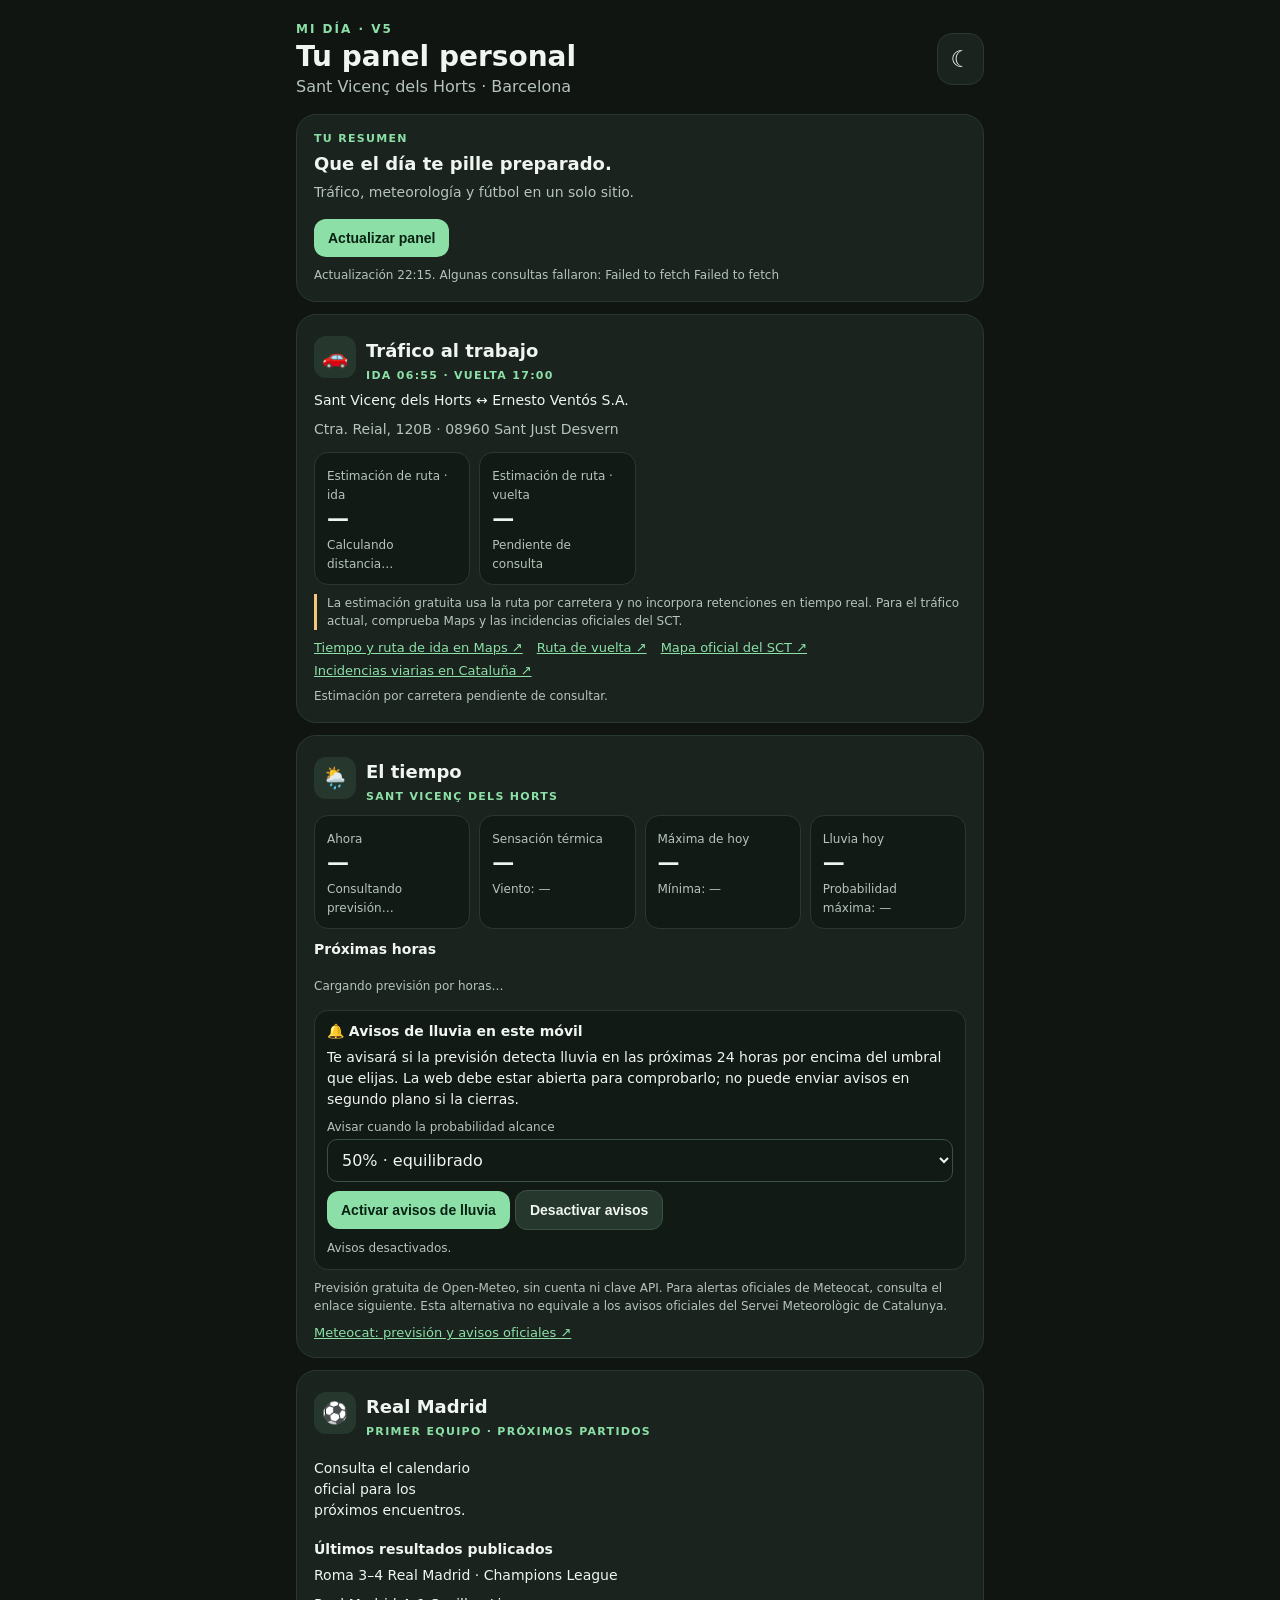
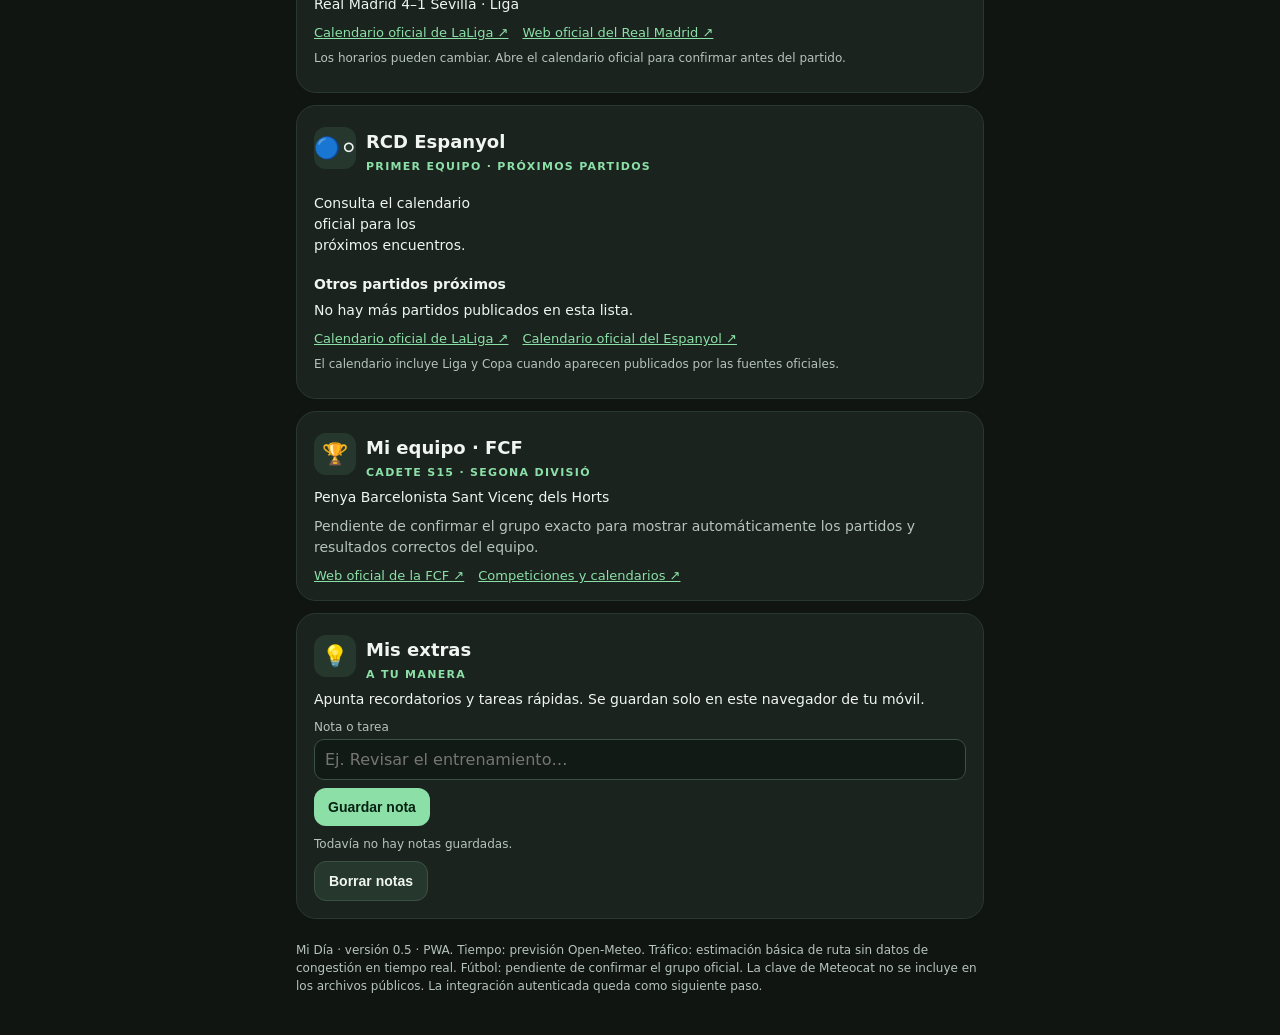
<file: mi-dia-v5-restaurado.html>
<!doctype html>
<html lang="es">
<head>
  <meta charset="utf-8">
  <meta name="viewport" content="width=device-width, initial-scale=1, viewport-fit=cover">
  <meta name="theme-color" content="#101512">
  <meta name="description" content="Tu panel personal de tráfico, tiempo y fútbol.">
  <link rel="manifest" href="manifest.webmanifest">
  <link rel="icon" href="icon.svg" type="image/svg+xml">
  <title>Mi Día</title>
  <style>
    :root{color-scheme:dark;--bg:#101512;--panel:#1a231e;--accent:#8ce0a7;--muted:#b6c4bb;--text:#f0f5f1;--line:#2a3930;--warn:#f4c779}
    *{box-sizing:border-box}
    body{margin:0;background:var(--bg);color:var(--text);font-family:system-ui,-apple-system,Segoe UI,sans-serif}
    main{max-width:720px;margin:auto;padding:22px 16px 40px}
    header{display:flex;justify-content:space-between;align-items:center;margin-bottom:18px;gap:12px}
    .brand{color:var(--accent);font-size:12px;font-weight:800;letter-spacing:2px}
    h1{font-size:28px;margin:4px 0}
    .sub,.muted{color:var(--muted)}
    .moon{background:var(--panel);border:1px solid var(--line);border-radius:15px;padding:12px;font-size:23px}
    .hero,.card{background:var(--panel);border:1px solid var(--line);border-radius:20px;padding:17px;margin:12px 0}
    .eyebrow{color:var(--accent);font-size:11px;font-weight:800;letter-spacing:1.3px}
    h2{font-size:18px;margin:8px 0}
    h3{font-size:14px;margin:12px 0 5px}
    p{font-size:14px;line-height:1.5;margin:8px 0}
    button,.button{display:inline-block;background:var(--accent);color:#082112;border:0;border-radius:12px;padding:11px 14px;font-weight:800;font-size:14px;margin-top:8px;text-decoration:none;cursor:pointer}
    button:disabled{opacity:.65;cursor:wait}
    .secondary{background:#26382d;color:var(--text);border:1px solid #3b5143}
    .icon{display:inline-grid;place-items:center;background:#26382d;border-radius:12px;width:42px;height:42px;font-size:21px;margin-right:10px;flex-shrink:0}
    .heading{display:flex;align-items:center}
    .status{font-size:12px;color:var(--muted);margin-top:9px;line-height:1.5}
    .links{display:flex;flex-wrap:wrap;gap:8px 14px;margin-top:10px}
    .links a{color:var(--accent);font-size:13px}
    .metric-row{display:grid;grid-template-columns:repeat(2,minmax(0,1fr));gap:9px;margin-top:12px}
    .metric{background:#121a15;border:1px solid var(--line);border-radius:14px;padding:12px;min-width:0}
    .metric strong{display:block;font-size:22px;margin:3px 0;overflow-wrap:anywhere}
    .metric span{font-size:12px;color:var(--muted)}
    .hourly{display:flex;gap:8px;overflow-x:auto;padding:6px 0 3px}
    .hour{background:#121a15;border:1px solid var(--line);border-radius:12px;padding:10px;min-width:78px;text-align:center}
    .hour strong,.hour span{display:block}
    .hour span{font-size:12px;color:var(--muted);margin-top:4px}
    .pill{display:inline-block;border:1px solid var(--line);border-radius:999px;padding:4px 8px;color:var(--muted);font-size:11px}
    .note{border-left:3px solid var(--warn);padding-left:10px}
    input{width:100%;background:#121a15;color:var(--text);border:1px solid #3b5143;border-radius:10px;padding:10px;font:inherit;margin-top:5px}
    label{font-size:12px;color:var(--muted);display:block;margin-top:10px}
    footer{font-size:12px;color:var(--muted);margin-top:22px;line-height:1.5}
    @media(min-width:560px){.metric-row{grid-template-columns:repeat(4,minmax(0,1fr))}}
  </style>
</head>
<body>
<main>
  <header>
    <div><div class="brand">MI DÍA · V5</div><h1>Tu panel personal</h1><div class="sub">Sant Vicenç dels Horts · Barcelona</div></div>
    <div class="moon" aria-hidden="true">☾</div>
  </header>

  <section class="hero">
    <div class="eyebrow">TU RESUMEN</div>
    <h2>Que el día te pille preparado.</h2>
    <p class="muted">Tráfico, meteorología y fútbol en un solo sitio.</p>
    <button id="refresh">Actualizar panel</button>
    <div id="status" class="status" aria-live="polite">Listo para consultar los datos. Necesita conexión a Internet para actualizarlos.</div>
  </section>

  <section class="card">
    <div class="heading"><span class="icon">🚗</span><div><h2>Tráfico al trabajo</h2><div class="eyebrow">IDA 06:55 · VUELTA 17:00</div></div></div>
    <p>Sant Vicenç dels Horts ↔ Ernesto Ventós S.A.</p>
    <p class="muted">Ctra. Reial, 120B · 08960 Sant Just Desvern</p>
    <div class="metric-row">
      <div class="metric"><span>Estimación de ruta · ida</span><strong id="drive-time">—</strong><span id="drive-distance">Calculando distancia…</span></div>
      <div class="metric"><span>Estimación de ruta · vuelta</span><strong id="return-time">—</strong><span id="return-distance">Pendiente de consulta</span></div>
    </div>
    <p class="status note">La estimación gratuita usa la ruta por carretera y no incorpora retenciones en tiempo real. Para el tráfico actual, comprueba Maps y las incidencias oficiales del SCT.</p>
    <div class="links">
      <a href="https://www.google.com/maps/dir/?api=1&origin=Sant+Vicen%C3%A7+dels+Horts&destination=Ernesto+Vent%C3%B3s+SA%2C+Ctra.+Reial+120B%2C+Sant+Just+Desvern&travelmode=driving" target="_blank" rel="noopener">Tiempo y ruta de ida en Maps ↗</a>
      <a href="https://www.google.com/maps/dir/?api=1&origin=Ernesto+Vent%C3%B3s+SA%2C+Ctra.+Reial+120B%2C+Sant+Just+Desvern&destination=Sant+Vicen%C3%A7+dels+Horts&travelmode=driving" target="_blank" rel="noopener">Ruta de vuelta ↗</a>
      <a href="https://transit.gencat.cat/es/informacio-viaria/estat-transit/mapa-continu-mct/index.html" target="_blank" rel="noopener">Mapa oficial del SCT ↗</a>
      <a href="https://cit.transit.gencat.cat/" target="_blank" rel="noopener">Incidencias viarias en Cataluña ↗</a>
    </div>
    <div id="traffic-status" class="status">Estimación por carretera pendiente de consultar.</div>
  </section>

  <section class="card">
    <div class="heading"><span class="icon">🌦️</span><div><h2>El tiempo</h2><div class="eyebrow">SANT VICENÇ DELS HORTS</div></div></div>
    <div class="metric-row">
      <div class="metric"><span>Ahora</span><strong id="weather-now">—</strong><span id="weather-description">Consultando previsión…</span></div>
      <div class="metric"><span>Sensación térmica</span><strong id="feels-like">—</strong><span id="wind">Viento: —</span></div>
      <div class="metric"><span>Máxima de hoy</span><strong id="max-temp">—</strong><span id="min-temp">Mínima: —</span></div>
      <div class="metric"><span>Lluvia hoy</span><strong id="rain-today">—</strong><span id="rain-prob">Probabilidad máxima: —</span></div>
    </div>
    <h3>Próximas horas</h3>
    <div id="hourly" class="hourly"><div class="status">Cargando previsión por horas…</div></div>
    <div class="metric" style="margin-top:12px">
      <h3 style="margin-top:0">🔔 Avisos de lluvia en este móvil</h3>
      <p>Te avisará si la previsión detecta lluvia en las próximas 24 horas por encima del umbral que elijas. La web debe estar abierta para comprobarlo; no puede enviar avisos en segundo plano si la cierras.</p>
      <label for="rain-threshold">Avisar cuando la probabilidad alcance</label>
      <select id="rain-threshold" style="width:100%;background:#121a15;color:var(--text);border:1px solid #3b5143;border-radius:10px;padding:10px;font:inherit;margin-top:5px">
        <option value="30">30% · más sensible</option><option value="50" selected>50% · equilibrado</option><option value="70">70% · solo lluvia probable</option>
      </select>
      <button id="enable-rain-alerts">Activar avisos de lluvia</button>
      <button id="disable-rain-alerts" class="secondary">Desactivar avisos</button>
      <div id="rain-alert-status" class="status" aria-live="polite">Avisos desactivados.</div>
    </div>
    <p class="status">Previsión gratuita de Open-Meteo, sin cuenta ni clave API. Para alertas oficiales de Meteocat, consulta el enlace siguiente. Esta alternativa no equivale a los avisos oficiales del Servei Meteorològic de Catalunya.</p>
    <div class="links"><a href="https://www.meteo.cat/prediccio/general" target="_blank" rel="noopener">Meteocat: previsión y avisos oficiales ↗</a></div>
  </section>

  <section class="card">
    <div class="heading"><span class="icon">⚽</span><div><h2>Real Madrid</h2><div class="eyebrow">PRIMER EQUIPO · PRÓXIMOS PARTIDOS</div></div></div>
    <div id="madrid-next" class="metric-row"><div class="metric"><span>Próximo partido</span><strong>21 oct</strong><span>21:00 · Real Madrid - RB Leipzig</span></div></div>
    <h3>Últimos resultados publicados</h3>
    <div id="madrid-results"><p>Roma 3–4 Real Madrid · Champions League</p><p>Real Madrid 4–1 Sevilla · Liga</p></div>
    <div class="links"><a href="https://www.laliga.com/clubes/real-madrid/proximos-partidos" target="_blank" rel="noopener">Calendario oficial de LaLiga ↗</a><a href="https://www.realmadrid.com/es-ES" target="_blank" rel="noopener">Web oficial del Real Madrid ↗</a></div>
    <p class="status">Los horarios pueden cambiar. Abre el calendario oficial para confirmar antes del partido.</p>
  </section>

  <section class="card">
    <div class="heading"><span class="icon">🔵⚪</span><div><h2>RCD Espanyol</h2><div class="eyebrow">PRIMER EQUIPO · PRÓXIMOS PARTIDOS</div></div></div>
    <div id="espanyol-next" class="metric-row"><div class="metric"><span>Próximo partido</span><strong>24 oct</strong><span>16:15 · Racing de Santander - Espanyol</span></div></div>
    <h3>Otros partidos próximos</h3>
    <div id="espanyol-upcoming"><p>27 oct · 19:00 · Sestao River - Espanyol · Copa del Rey</p><p>30 oct · 21:00 · Villarreal - Espanyol</p></div>
    <div class="links"><a href="https://www.laliga.com/clubes/rcd-espanyol/proximos-partidos" target="_blank" rel="noopener">Calendario oficial de LaLiga ↗</a><a href="https://www.rcdespanyol.com/es/calendario-de-los-equipos-del-rcd-espanyol" target="_blank" rel="noopener">Calendario oficial del Espanyol ↗</a></div>
    <p class="status">El calendario incluye Liga y Copa cuando aparecen publicados por las fuentes oficiales.</p>
  </section>

  <section class="card">
    <div class="heading"><span class="icon">🏆</span><div><h2>Mi equipo · FCF</h2><div class="eyebrow">CADETE S15 · SEGONA DIVISIÓ</div></div></div>
    <p>Penya Barcelonista Sant Vicenç dels Horts</p>
    <p class="muted">Pendiente de confirmar el grupo exacto para mostrar automáticamente los partidos y resultados correctos del equipo.</p>
    <div class="links"><a href="https://www.fcf.cat/" target="_blank" rel="noopener">Web oficial de la FCF ↗</a><a href="https://www.fcf.cat/competicio" target="_blank" rel="noopener">Competiciones y calendarios ↗</a></div>
  </section>

  <section class="card">
    <div class="heading"><span class="icon">💡</span><div><h2>Mis extras</h2><div class="eyebrow">A TU MANERA</div></div></div>
    <p>Apunta recordatorios y tareas rápidas. Se guardan solo en este navegador de tu móvil.</p>
    <label for="quick-note">Nota o tarea</label>
    <input id="quick-note" type="text" maxlength="180" placeholder="Ej. Revisar el entrenamiento…">
    <button id="save-note">Guardar nota</button>
    <div id="notes" class="status">Todavía no hay notas guardadas.</div>
    <button id="clear-notes" class="secondary">Borrar notas</button>
  </section>

  <footer>
    Mi Día · versión 0.5 · PWA. Tiempo: previsión Open-Meteo. Tráfico: estimación básica de ruta sin datos de congestión en tiempo real. Fútbol: pendiente de confirmar el grupo oficial. La clave de Meteocat no se incluye en los archivos públicos. La integración autenticada queda como siguiente paso.
  </footer>
</main>
<script>
const $ = id => document.getElementById(id);
// Calendarios publicados consultados el 21/10/2026. Se mantienen enlaces oficiales para verificar cambios.
const FIXTURES = {
  madrid: [
    {date:'2026-10-21T21:00:00+02:00', home:'Real Madrid', away:'RB Leipzig', comp:'Champions League'},
    {date:'2026-10-25T21:00:00+02:00', home:'FC Barcelona', away:'Real Madrid', comp:'LaLiga'},
    {date:'2026-11-01T16:15:00+01:00', home:'Racing de Santander', away:'Real Madrid', comp:'LaLiga'},
    {date:'2026-11-04T18:45:00+01:00', home:'AEK Atenas', away:'Real Madrid', comp:'Champions League'},
    {date:'2026-11-07T20:00:00+01:00', home:'Valencia CF', away:'Real Madrid', comp:'LaLiga'}
  ],
  espanyol: [
    {date:'2026-10-24T16:15:00+02:00', home:'Racing de Santander', away:'RCD Espanyol', comp:'LaLiga'},
    {date:'2026-10-27T19:00:00+01:00', home:'Sestao River', away:'RCD Espanyol', comp:'Copa del Rey'},
    {date:'2026-10-30T21:00:00+01:00', home:'Villarreal CF', away:'RCD Espanyol', comp:'LaLiga'},
    {date:'2026-11-07T16:15:00+01:00', home:'RCD Espanyol', away:'RC Deportivo', comp:'LaLiga'}
  ]
};
function fixtureDate(iso){return new Intl.DateTimeFormat('es-ES',{weekday:'short',day:'numeric',month:'short',hour:'2-digit',minute:'2-digit'}).format(new Date(iso));}
function renderFixtures(){
  const now=Date.now();
  const madrid=FIXTURES.madrid.filter(f=>new Date(f.date).getTime()>=now);
  const esp=FIXTURES.espanyol.filter(f=>new Date(f.date).getTime()>=now);
  const render=(f)=>`<div class="metric"><span>${fixtureDate(f.date)} · ${f.comp}</span><strong style="font-size:16px">${f.home}</strong><span>vs</span><strong style="font-size:16px">${f.away}</strong></div>`;
  $('madrid-next').innerHTML=madrid.length?madrid.slice(0,3).map(render).join(''):'<p>Consulta el calendario oficial para los próximos encuentros.</p>';
  $('espanyol-next').innerHTML=esp.length?render(esp[0]):'<p>Consulta el calendario oficial para los próximos encuentros.</p>';
  $('espanyol-upcoming').innerHTML=esp.slice(1,4).map(f=>`<p>${fixtureDate(f.date)} · ${f.home} - ${f.away} <span class="pill">${f.comp}</span></p>`).join('')||'<p>No hay más partidos publicados en esta lista.</p>';
}

const HOME = {lat: 41.3933921, lon: 2.0099830};
const WORK_QUERY = "Ernesto Ventos SA, Ctra. Reial 120B, 08960 Sant Just Desvern";
const WEATHER_URL = `https://api.open-meteo.com/v1/forecast?latitude=${HOME.lat}&longitude=${HOME.lon}&current=temperature_2m,relative_humidity_2m,apparent_temperature,is_day,precipitation,weather_code,wind_speed_10m&hourly=temperature_2m,precipitation_probability,precipitation,weather_code&daily=temperature_2m_max,temperature_2m_min,precipitation_sum,precipitation_probability_max&forecast_days=2&timezone=Europe%2FMadrid`;
const wxText = code => ({0:"Despejado",1:"Mayormente despejado",2:"Parcialmente nuboso",3:"Nublado",45:"Niebla",48:"Niebla con cencellada",51:"Llovizna ligera",53:"Llovizna",55:"Llovizna intensa",56:"Llovizna helada ligera",57:"Llovizna helada intensa",61:"Lluvia ligera",63:"Lluvia moderada",65:"Lluvia intensa",66:"Lluvia helada ligera",67:"Lluvia helada intensa",71:"Nieve ligera",73:"Nieve moderada",75:"Nieve intensa",77:"Granos de nieve",80:"Chubascos ligeros",81:"Chubascos moderados",82:"Chubascos fuertes",85:"Chubascos de nieve",86:"Chubascos de nieve fuertes",95:"Tormenta",96:"Tormenta con granizo",99:"Tormenta fuerte con granizo"})[code] || "Condiciones variables";
function fmtTime(iso){return iso ? iso.slice(11,16) : "—";}
function fmtNum(n, suffix=""){return Number.isFinite(n) ? `${Math.round(n*10)/10}${suffix}` : "—";}
async function loadWeather(){
  const r = await fetch(WEATHER_URL, {cache:"no-store"});
  if(!r.ok) throw new Error("No se pudo consultar la previsión meteorológica.");
  const d = await r.json(), c=d.current, day=d.daily;
  $("weather-now").textContent=fmtNum(c.temperature_2m,"°C");
  $("weather-description").textContent=wxText(c.weather_code);
  $("feels-like").textContent=fmtNum(c.apparent_temperature,"°C");
  $("wind").textContent=`Viento: ${fmtNum(c.wind_speed_10m," km/h")}`;
  $("max-temp").textContent=fmtNum(day.temperature_2m_max[0],"°C");
  $("min-temp").textContent=`Mínima: ${fmtNum(day.temperature_2m_min[0],"°C")}`;
  $("rain-today").textContent=fmtNum(day.precipitation_sum[0]," mm");
  $("rain-prob").textContent=`Probabilidad máxima: ${fmtNum(day.precipitation_probability_max[0],"%")}`;
  const now = c.time;
  const start = d.hourly.time.findIndex(t => t >= now);
  const items = d.hourly.time.slice(Math.max(0,start), Math.max(0,start)+8);
  $("hourly").innerHTML = items.map(t=>{
    const i=d.hourly.time.indexOf(t);
    return `<div class="hour"><strong>${fmtTime(t)}</strong><span>${fmtNum(d.hourly.temperature_2m[i],"°")}</span><span>🌧 ${d.hourly.precipitation_probability[i] ?? 0}%</span></div>`;
  }).join("") || '<div class="status">No hay datos horarios disponibles.</div>';
  inspectRainForecast(d, true);
}
const RAIN_PREF_KEY = "mi-dia-rain-alerts-v1";
function getRainPrefs(){
  try { return JSON.parse(localStorage.getItem(RAIN_PREF_KEY) || "null"); } catch(e) { return null; }
}
function updateRainAlertStatus(message){ const el=$("rain-alert-status"); if(el) el.textContent=message; }
function inspectRainForecast(data, sendNotification=false){
  const prefs=getRainPrefs();
  if(!prefs || !prefs.enabled) return;
  const hourly=data.hourly;
  const nowIndex=Math.max(0,hourly.time.findIndex(t=>t>=data.current.time));
  const end=Math.min(hourly.time.length,nowIndex+25);
  const threshold=Number(prefs.threshold || 50);
  let candidate=null;
  for(let i=nowIndex;i<end;i++){
    const probability=Number(hourly.precipitation_probability[i] || 0);
    const amount=Number(hourly.precipitation[i] || 0);
    if(probability>=threshold && amount>=0.1){candidate={time:hourly.time[i],probability,amount};break;}
  }
  if(!candidate){updateRainAlertStatus(`Avisos activados · sin lluvia prevista por encima del ${threshold}% en las próximas 24 h.`);return;}
  const when=new Intl.DateTimeFormat("es-ES",{weekday:"short",hour:"2-digit",minute:"2-digit"}).format(new Date(candidate.time));
  updateRainAlertStatus(`Posible lluvia: ${when} · ${Math.round(candidate.probability)}% de probabilidad. Se avisará si aparece una nueva franja de lluvia.`);
  if(!sendNotification || !("Notification" in window) || Notification.permission!=="granted") return;
  const key=candidate.time+":"+threshold;
  if(prefs.lastAlert===key) return;
  try {
    new Notification("Mi Día · posible lluvia",{body:`Sant Vicenç dels Horts: lluvia prevista ${when} (${Math.round(candidate.probability)}% de probabilidad).`,icon:"./icon.svg",tag:"mi-dia-rain-"+candidate.time});
    prefs.lastAlert=key;localStorage.setItem(RAIN_PREF_KEY,JSON.stringify(prefs));
  } catch(e) { updateRainAlertStatus("Los avisos del navegador no están disponibles en este momento."); }
}
async function enableRainAlerts(){
  if(!("Notification" in window)){updateRainAlertStatus("Este navegador no admite notificaciones. Puedes seguir consultando la previsión en la web.");return;}
  const permission=await Notification.requestPermission();
  if(permission!=="granted"){updateRainAlertStatus("Permiso de notificaciones no concedido. Actívalo en los ajustes del navegador si quieres recibir avisos.");return;}
  const prefs={enabled:true,threshold:Number($("rain-threshold").value),lastAlert:null};
  localStorage.setItem(RAIN_PREF_KEY,JSON.stringify(prefs));
  updateRainAlertStatus("Avisos activados. Consultando la previsión…");
  try { await loadWeather(); } catch(e) { updateRainAlertStatus("Avisos activados, pero no se pudo actualizar la previsión. Pulsa Actualizar panel."); }
}
function initRainAlerts(){
  const prefs=getRainPrefs();
  if(prefs && prefs.enabled){$("rain-threshold").value=String(prefs.threshold||50);updateRainAlertStatus("Avisos activados · se revisará la previsión cuando abras o actualices Mi Día.");}
  $("enable-rain-alerts").addEventListener("click",enableRainAlerts);
  $("disable-rain-alerts").addEventListener("click",()=>{localStorage.removeItem(RAIN_PREF_KEY);updateRainAlertStatus("Avisos desactivados.");});
  // Recheck periodically while the page remains open; browser timers stop when the page is closed.
  window.setInterval(()=>{if(document.visibilityState==="visible" && getRainPrefs()?.enabled) loadWeather().catch(()=>{});},30*60*1000);
}

async function geocodeWork(){
  const cached = localStorage.getItem("mi-dia-work-coords");
  if(cached) { try { return JSON.parse(cached); } catch(e){} }
  const url = "https://nominatim.openstreetmap.org/search?format=jsonv2&limit=1&q="+encodeURIComponent(WORK_QUERY);
  const r=await fetch(url, {headers:{"Accept":"application/json"}});
  if(!r.ok) throw new Error("No se pudo localizar la dirección del trabajo.");
  const results=await r.json();
  if(!results.length) throw new Error("No se encontró la dirección del trabajo para calcular la ruta.");
  const coords={lat:Number(results[0].lat),lon:Number(results[0].lon)};
  localStorage.setItem("mi-dia-work-coords",JSON.stringify(coords));
  return coords;
}
function prettyDuration(seconds){
  const mins=Math.round(seconds/60);
  return mins < 60 ? `${mins} min` : `${Math.floor(mins/60)} h ${mins%60} min`;
}
async function loadTraffic(){
  const work=await geocodeWork();
  const coords=`${HOME.lon},${HOME.lat};${work.lon},${work.lat}`;
  const r=await fetch(`https://router.project-osrm.org/route/v1/driving/${coords}?overview=false`,{cache:"no-store"});
  if(!r.ok) throw new Error("No se pudo consultar la ruta.");
  const d=await r.json();
  if(d.code!=="Ok" || !d.routes?.length) throw new Error("No se encontró una ruta por carretera.");
  const route=d.routes[0];
  $("drive-time").textContent=prettyDuration(route.duration);
  $("drive-distance").textContent=`${(route.distance/1000).toFixed(1)} km por carretera`;
  $("return-time").textContent=prettyDuration(route.duration);
  $("return-distance").textContent=`${(route.distance/1000).toFixed(1)} km por carretera`;
  $("traffic-status").textContent="Ruta calculada con OSRM/OpenStreetMap. Es una duración orientativa sin tráfico en tiempo real.";
}
async function loadAll(){
  $("refresh").disabled=true;
  $("status").textContent="Actualizando meteorología y ruta…";
  const results=await Promise.allSettled([loadWeather(),loadTraffic()]);
  const errors=results.filter(x=>x.status==="rejected").map(x=>x.reason?.message || "Error desconocido");
  const stamp=new Intl.DateTimeFormat("es-ES",{hour:"2-digit",minute:"2-digit"}).format(new Date());
  $("status").textContent=errors.length ? `Actualización ${stamp}. Algunas consultas fallaron: ${errors.join(" ")}` : `Datos actualizados a las ${stamp}.`;
  $("refresh").disabled=false;
}
function renderNotes(){
  let notes=[];
  try{notes=JSON.parse(localStorage.getItem("mi-dia-notes")||"[]")}catch(e){}
  $("notes").innerHTML=notes.length ? notes.map((n,i)=>`<p>☑ ${escapeHtml(n)} <button class="secondary" data-delete="${i}" style="margin:0 0 0 6px;padding:5px 8px">Eliminar</button></p>`).join("") : "Todavía no hay notas guardadas.";
}
function escapeHtml(s){return s.replace(/[&<>"']/g,c=>({"&":"&amp;","<":"&lt;",">":"&gt;",'"':"&quot;","'":"&#39;"}[c]));}
$("refresh").addEventListener("click",loadAll);
$("save-note").addEventListener("click",()=>{
  const v=$("quick-note").value.trim(); if(!v)return;
  let notes=[]; try{notes=JSON.parse(localStorage.getItem("mi-dia-notes")||"[]")}catch(e){}
  notes.unshift(v); localStorage.setItem("mi-dia-notes",JSON.stringify(notes.slice(0,20)));
  $("quick-note").value=""; renderNotes();
});
$("notes").addEventListener("click",e=>{
  const b=e.target.closest("[data-delete]"); if(!b)return;
  let notes=[]; try{notes=JSON.parse(localStorage.getItem("mi-dia-notes")||"[]")}catch(e){}
  notes.splice(Number(b.dataset.delete),1); localStorage.setItem("mi-dia-notes",JSON.stringify(notes)); renderNotes();
});
$("clear-notes").addEventListener("click",()=>{localStorage.removeItem("mi-dia-notes");renderNotes();});
if("serviceWorker" in navigator){window.addEventListener("load",()=>navigator.serviceWorker.register("./sw.js").catch(()=>{}));}
renderNotes();
renderFixtures();
initRainAlerts();
loadAll();
</script>
</body>
</html>
</file>
